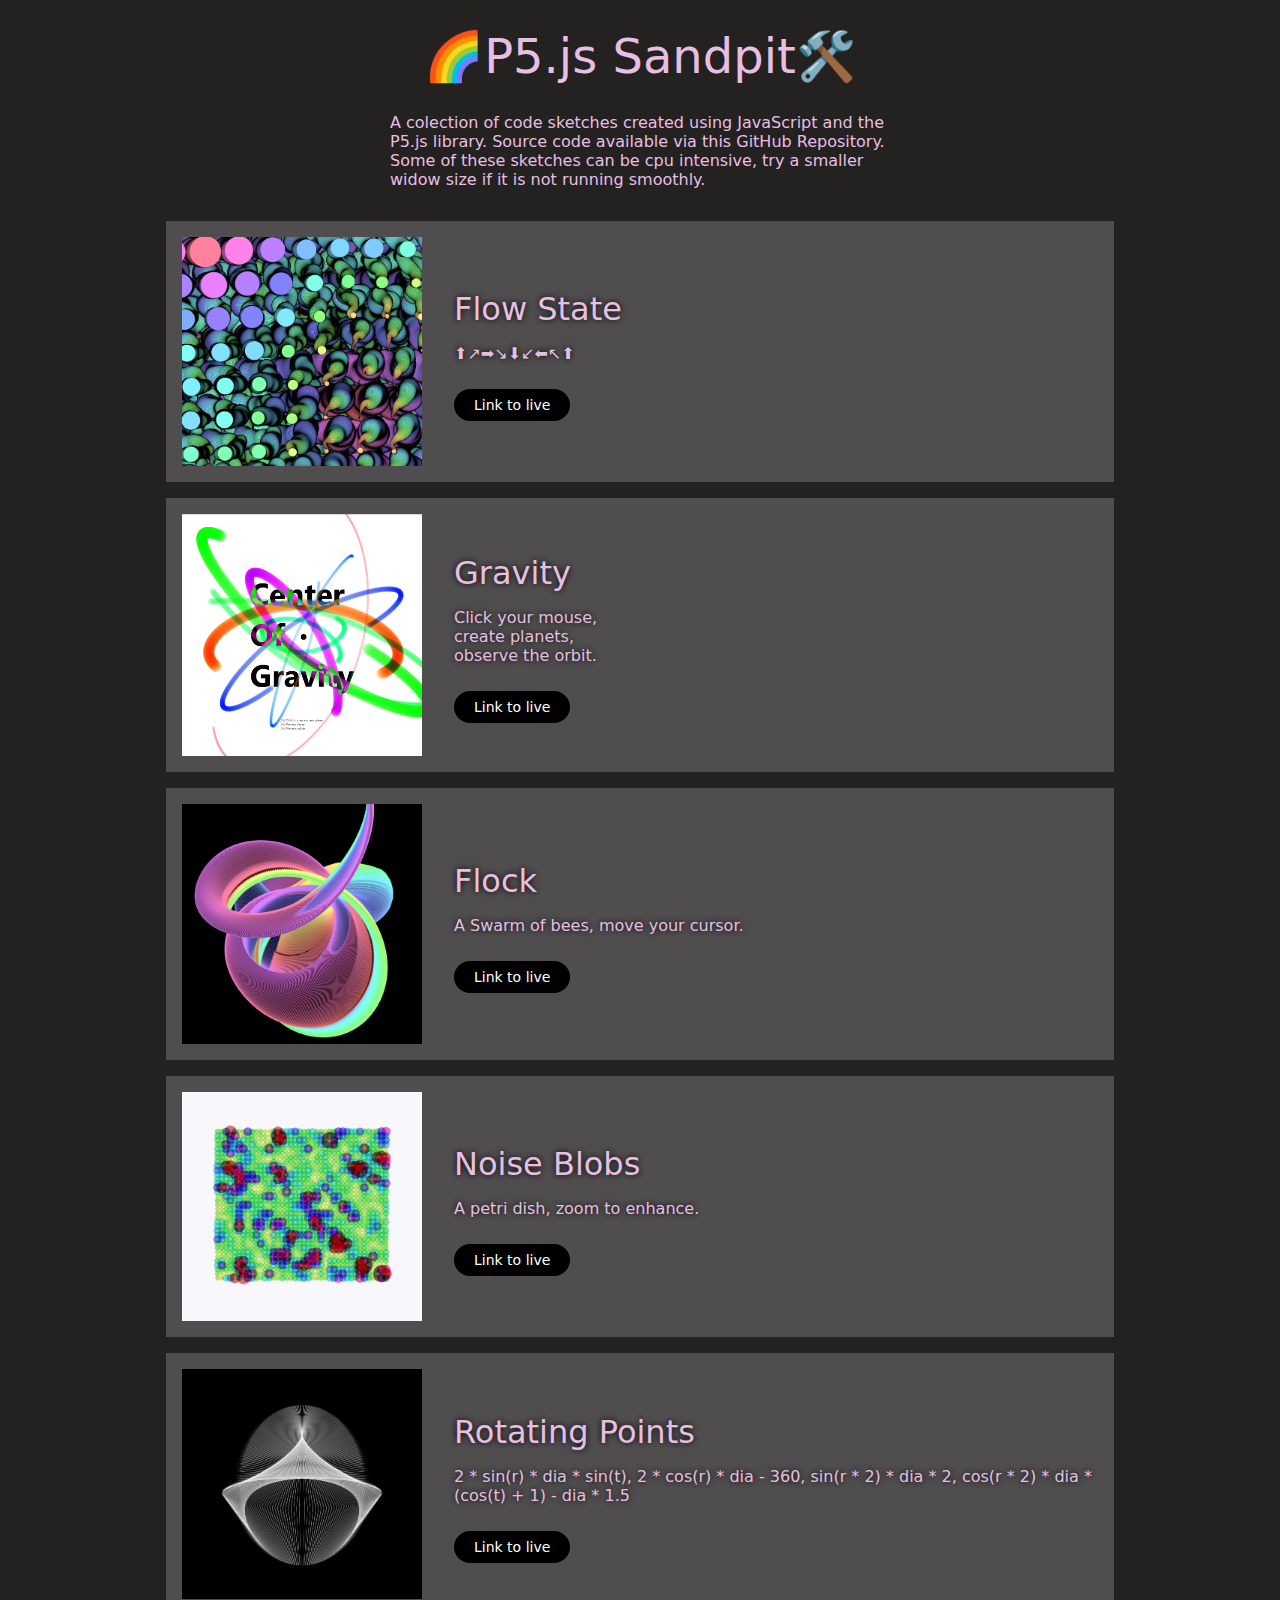
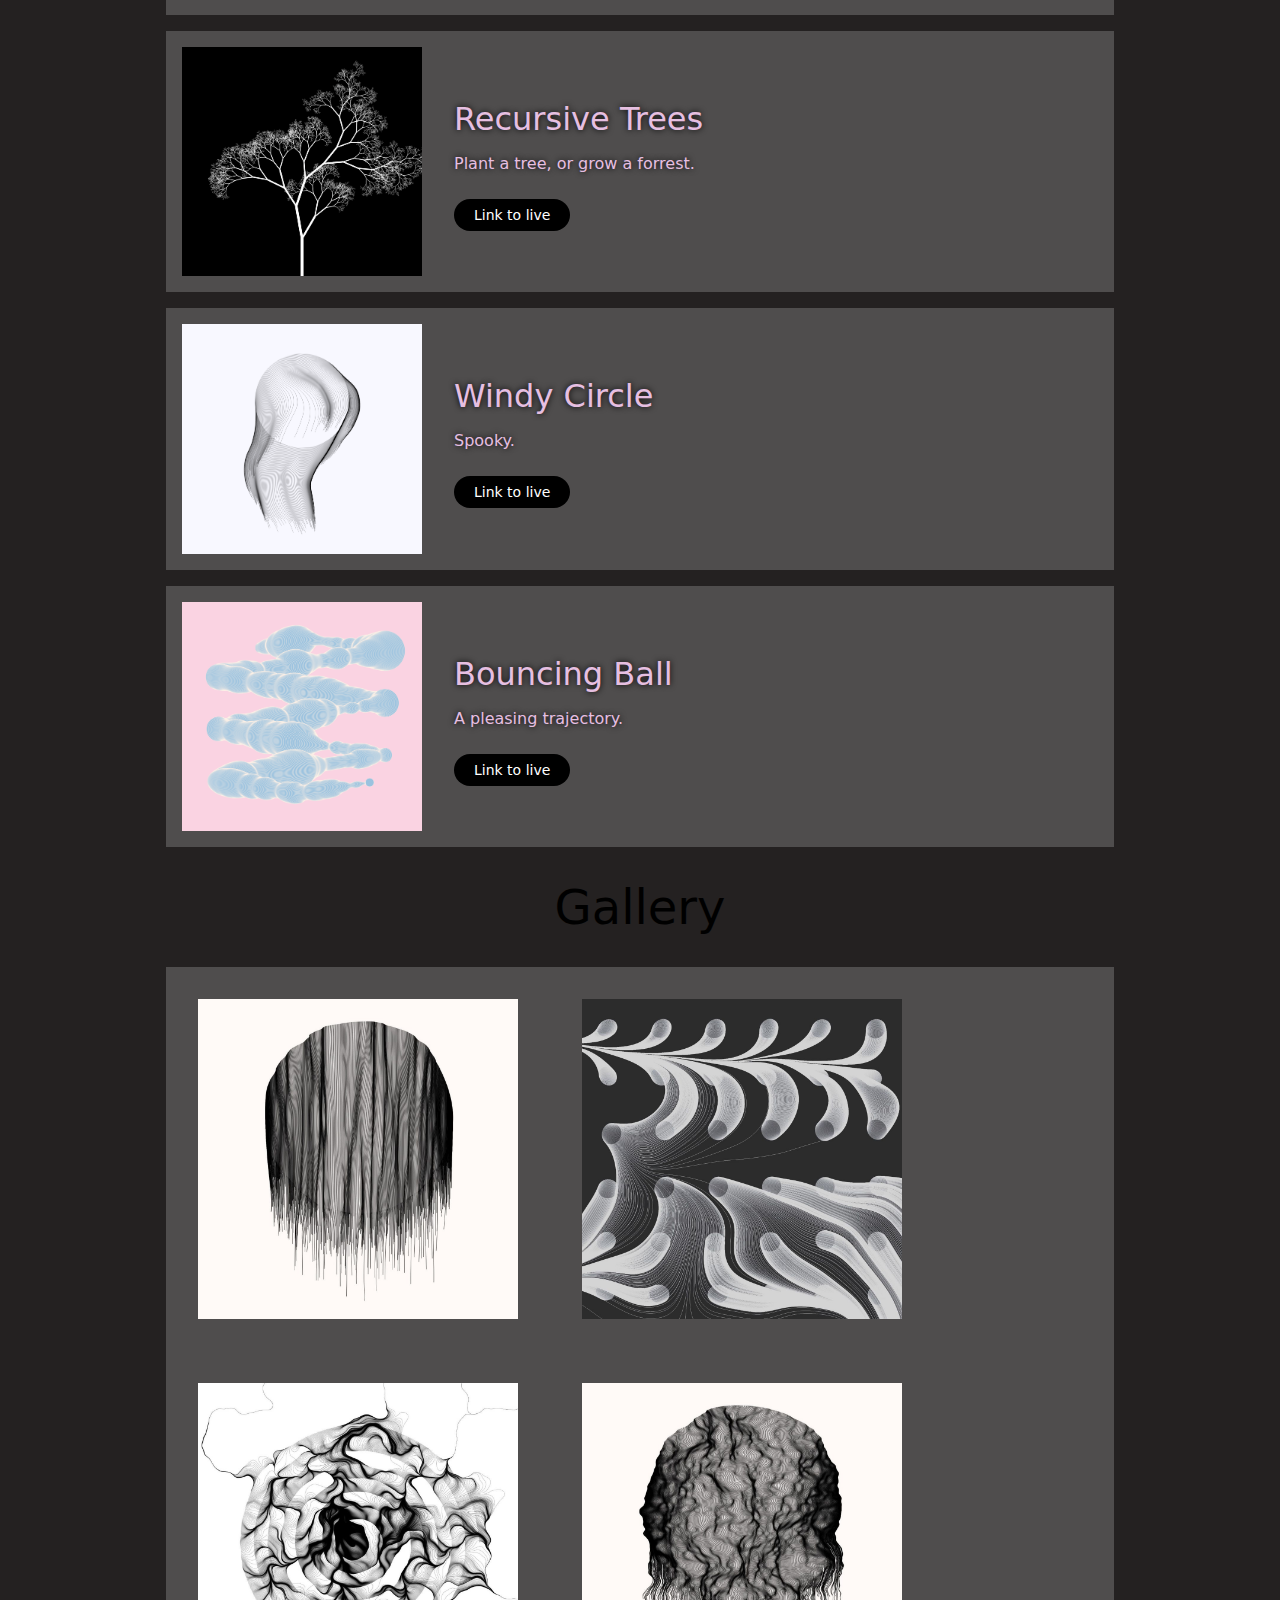
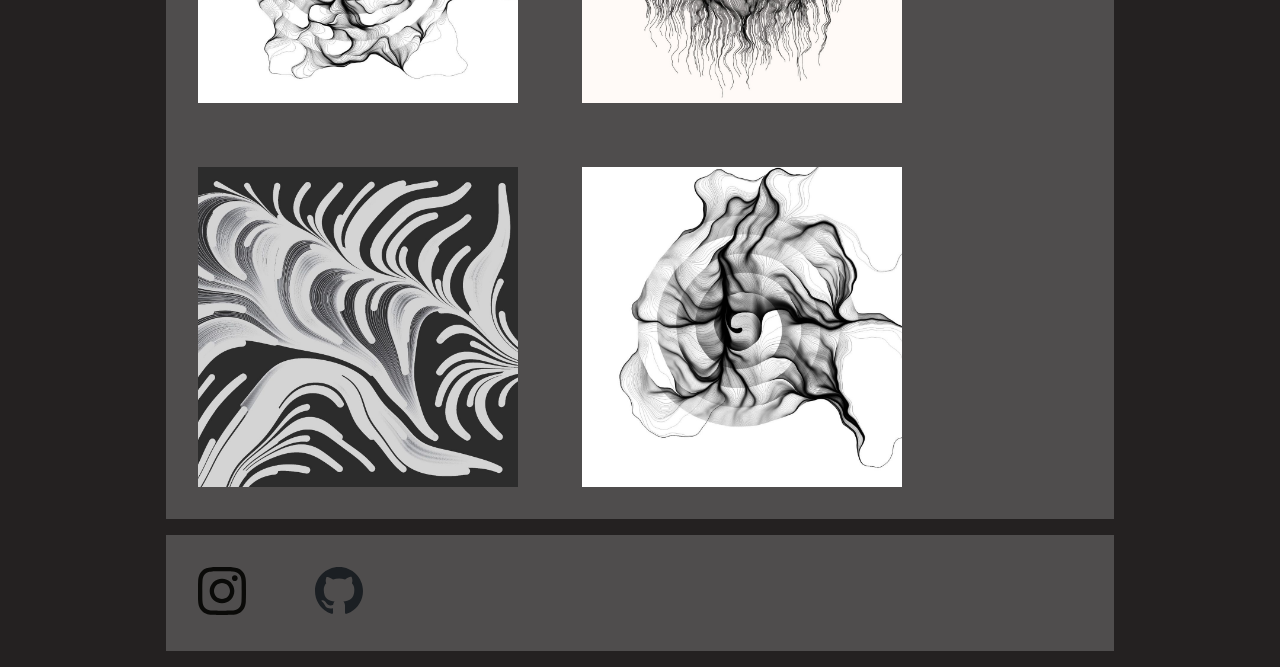
<file: index.html>
<!DOCTYPE html>
<html lang="en">

<head>
    <meta charset="UTF-8">
    <meta http-equiv="X-UA-Compatible" content="IE=edge">
    <meta name="viewport" content="width=device-width, initial-scale=1.0">
    <link rel="stylesheet" href="style.css">
    <title>P5 Sketches</title>
</head>

<body>
    <main id="page-description">
    <h1>🌈P5.js Sandpit🛠️</h1>
    
        <p >A colection of code sketches created using JavaScript and the P5.js library.
            Source code available via this GitHub Repository. Some of these sketches can be cpu intensive, try a smaller widow size if it is not running smoothly.  </p>     
    </main>

    <!-- <main>
        <img id="hero-img" src="" alt="">
        <div class="sketch-description">
                <h2>New</h2>
                <p>
                    Text tool.
                </p>
                <a class="sketch-link" href="webgl/index.html" >Link to live </a>
        </div>
    </main>

    <main>
        <img id="hero-img" src="" alt="">
        <div class="sketch-description">
                <h2>New</h2>
                <p>
                    Text tool.
                </p>
                <a class="sketch-link" href="text/index.html" >Link to live </a>
        </div>
    </main> -->
    <main>
        <img id="hero-img" src="./images/download (9).png" alt="">
        <div class="sketch-description">
                <h2 >Flow State</h2>
                <p>
                    ⬆↗➡↘⬇↙⬅↖⬆
                </p>
                <a class="sketch-link" href="sea-of-spots/index.html" >Link to live </a>
        </div>
    </main>
    <main>
        <img id="hero-img" src="./images/download(11).jpg" alt="">
        <div class="sketch-description">
                <h2>Gravity</h2>
                <p>
                    Click your mouse, <br/>create planets,<br/> observe the orbit.
                </p>
                <a class="sketch-link" href="gravity/index.html" >Link to live </a>
        </div>
    </main>

    <!-- <main>
        <img id="hero-img" src="./images/2.jpg" alt="">
        <div class="sketch-description">
                <h2>Noise Fields</h2>
                <p>
                    A tool for drawing lines.
                </p>
                <a class="sketch-link" href="noise fields/index.html" >Link to live </a>
        </div>
    </main> -->
   
    <main>
        <img id="hero-img" src="./images/download (1).png" alt="">
        <div class="sketch-description">
                <h2>Flock</h2>
                <p>
                    A Swarm of bees, move your cursor.
                </p>
                <a class="sketch-link" href="flock/index.html" >Link to live </a>
        </div>
    </main>
    <main>
        <img id="hero-img" src="./images/download (3).png" alt="">
        <div class="sketch-description">
            <h2>Noise Blobs</h2>
            <p>
                A petri dish, zoom to enhance.
            </p>
            <a class="sketch-link" href="colorful-noise-blobs/index.html">Link to live </a>
        </div>
    </main>

    <main>
        <img id="hero-img" src="./images/download (4).png" alt="">
        <div class="sketch-description">
            <h2>Rotating Points</h2>
            <p>
                2 * sin(r) * dia * sin(t),
      2 * cos(r) * dia - 360,
      sin(r * 2) * dia * 2,
      cos(r * 2) * dia * (cos(t) + 1) - dia * 1.5
            </p>
            <a class="sketch-link" href="newthing/index.html">Link to live </a>
        </div>
    </main>

    <main>
        <img id="hero-img" src="./images/download (5).png" alt="">
        <div class="sketch-description">
            <h2>Recursive Trees</h2>
            <p>
                Plant a tree, or grow a forrest.
            </p>
            <a class="sketch-link" href="recursion/index.html">Link to live </a>
        </div>
    </main>

    <main>
        <img id="hero-img" src="./images/download (6).png" alt="">
        <div class="sketch-description">
            <h2>Windy Circle</h2>
            <p>
                Spooky.
            </p>
            <a class="sketch-link" href="windy circle/index.html">Link to live </a>
        </div>
    </main>

    <main>
        <img id="hero-img" src="./images/download (7).png" alt="">
        <div class="sketch-description">
            <h2>Bouncing Ball</h2>
            <p>
                A pleasing trajectory.
            </p>
            <a class="sketch-link" href="bouncing-ball/index.html">Link to live </a>
        </div>
    </main>

    <h2 style="font-size: 3em; margin: 0.5em;">Gallery</h2>
    <main id="gallery">
        
        <img class="gallery-img" src="./images/7.jpg" alt="">
        <img class="gallery-img" src="./images/2.jpg" alt="">
        <img class="gallery-img" src="./images/8.jpg" alt="">
        <img class="gallery-img" src="./images/5.jpg" alt="">
        <img class="gallery-img" src="./images/1.jpg" alt="">
        <img class="gallery-img" src="./images/9.jpg" alt="">
        
    </main>

    <main>
        <div id="social-links">
            <img src = "images/insta.svg" onclick="window.location.href='https://www.instagram.com/end.shape';">
            <img src = "images/github.svg" onclick="window.location.href='https://github.com/FisherTom';">
        </div>
    </main>
        
</html>
</file>
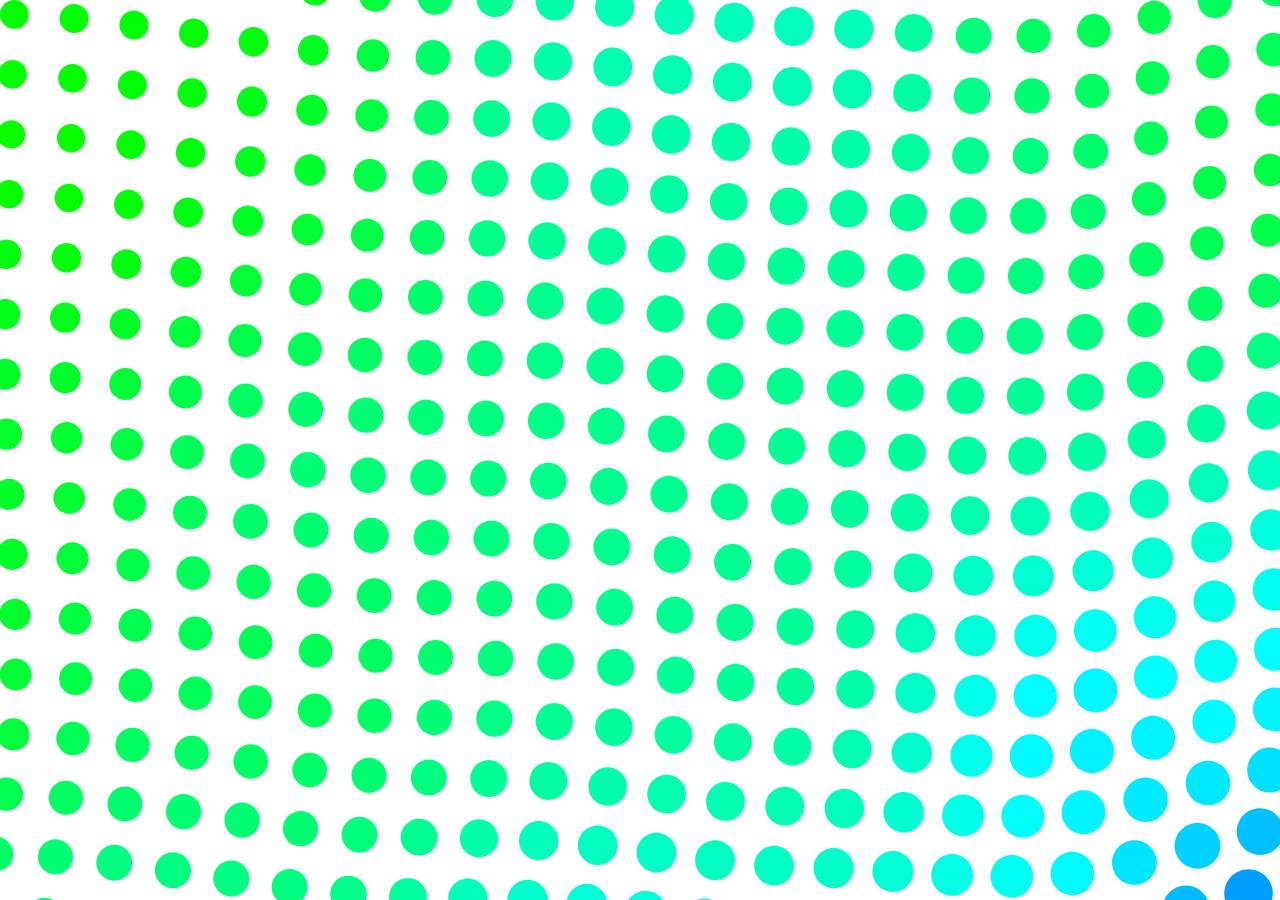
<file: 16-11-22/index.html>
<!DOCTYPE html>
<html lang="en">
  <head>
    <meta charset="utf-8" />
    <meta name="viewport" content="width=device-width, initial-scale=1.0">

    <title>Sketch</title>

    <link rel="stylesheet" type="text/css" href="style.css">
    <script src="../libraries/p5.min.js"></script>
    <script src="sketch.js"></script>
  </head>

  <body>
    
    
  </body>
</html>
</file>
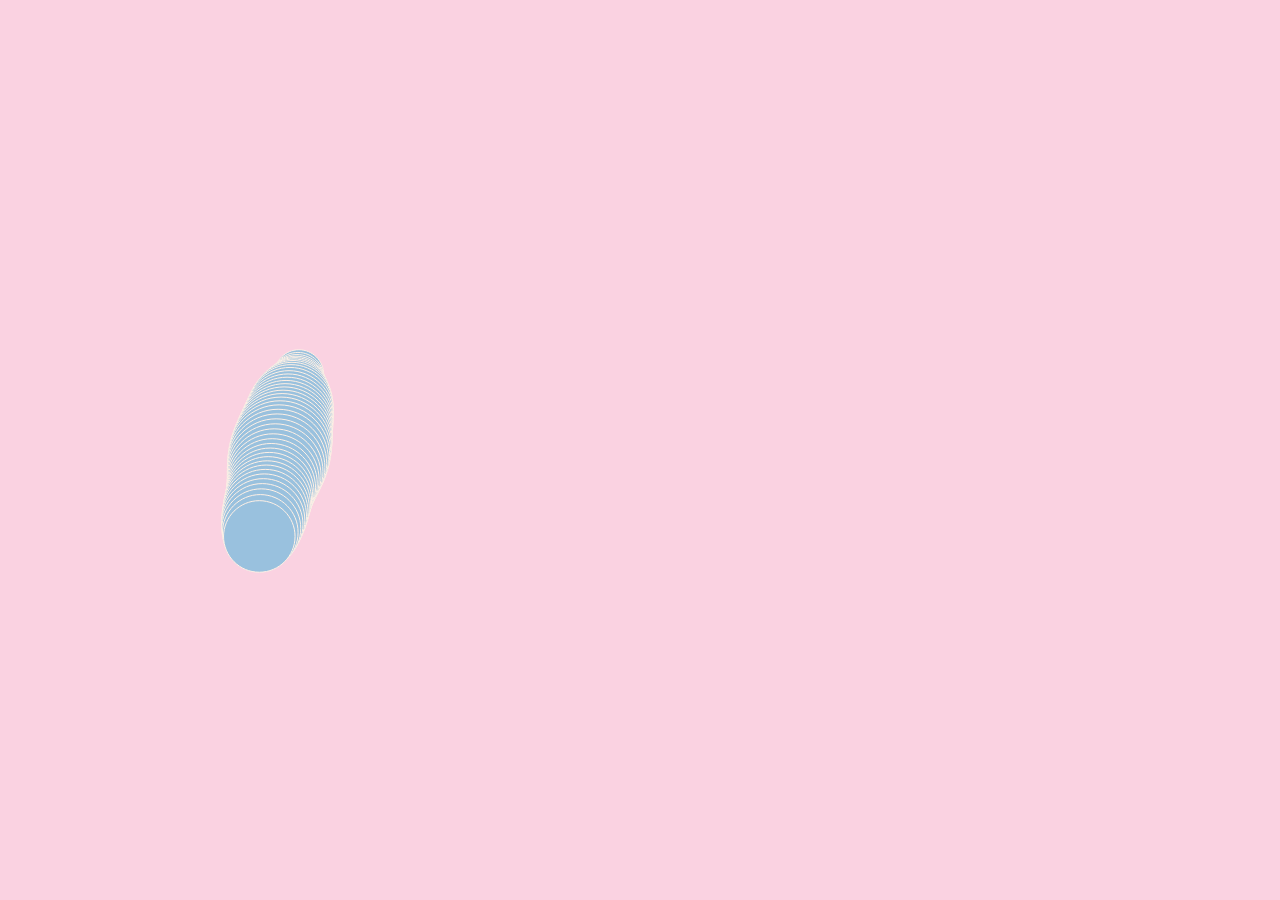
<file: 30-11-22/index.html>
<!DOCTYPE html>
<html lang="en">
  <head>
    <meta charset="utf-8" />
    <meta name="viewport" content="width=device-width, initial-scale=1.0">

    <title>Sketch</title>

    <link rel="stylesheet" type="text/css" href="style.css">
    <script src="../libraries/p5.min.js"></script>
    <script src="sketch.js"></script>
  </head>

  <body>
    
  </body>
</html>
</file>
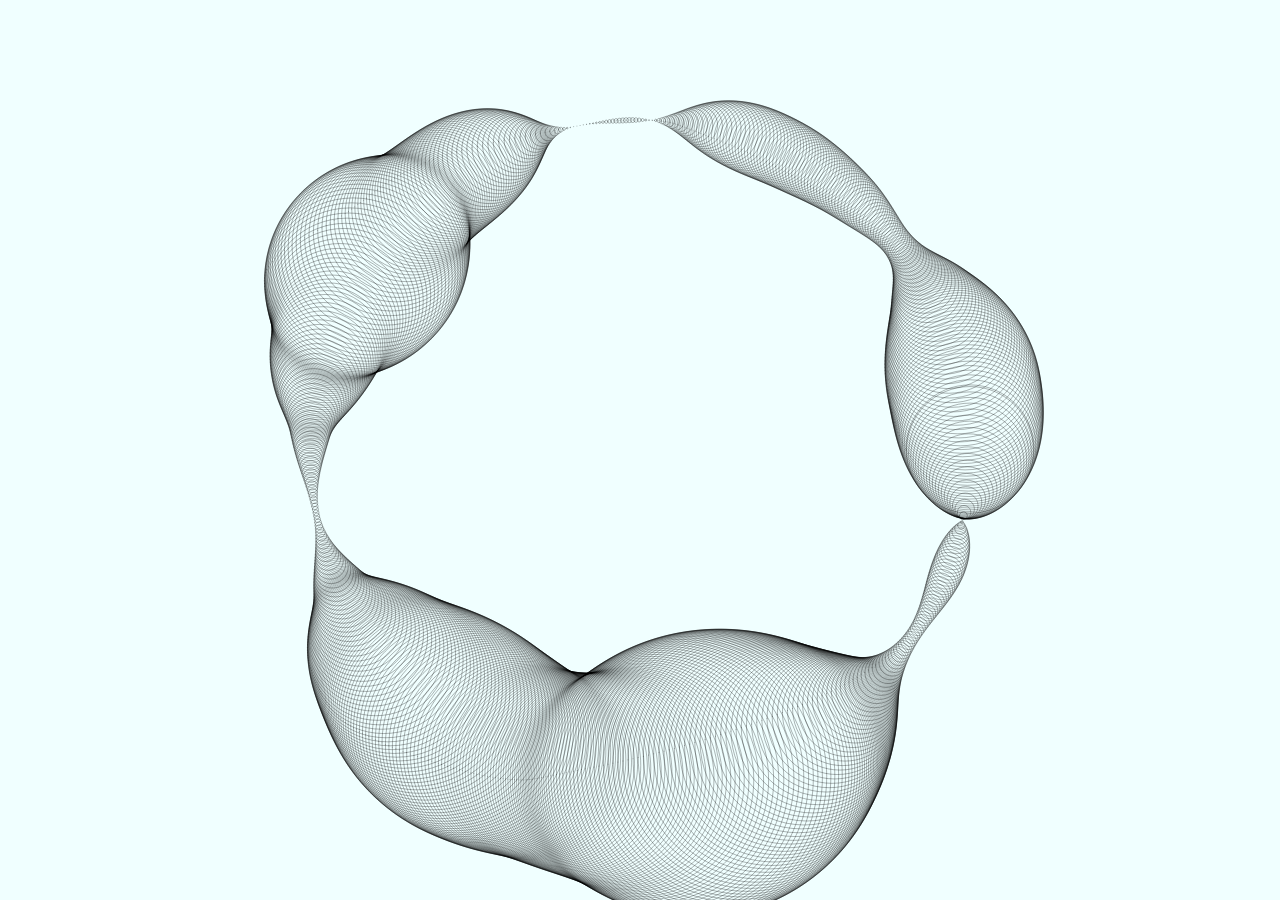
<file: circle of circles/index.html>
<!DOCTYPE html>
<html lang="en">
  <head>
    <meta charset="utf-8" />
    <meta name="viewport" content="width=device-width, initial-scale=1.0">

    <title>Sketch</title>

    <link rel="stylesheet" type="text/css" href="style.css">

    <script src="../libraries/p5.min.js"></script>
    <script src="../libraries/p5.sound.min.js"></script>
    <script src="../libraries/p5.svg.js"></script>
    <script src="../libraries/p5.dom.min.js"></script>
  </head>

  <body>
    <script src="sketch.js"></script>
  </body>
</html>
</file>
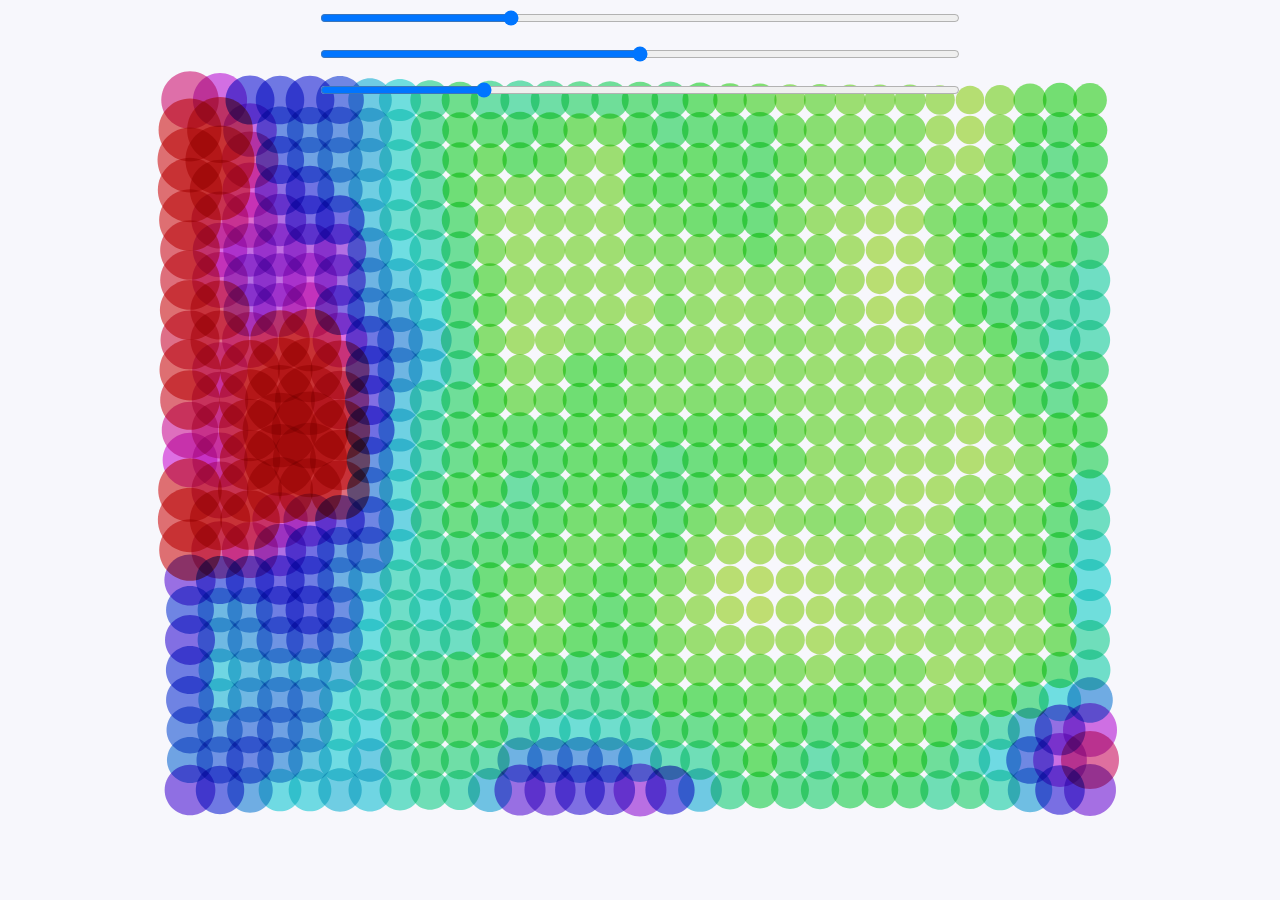
<file: colorful-noise-blobs/index.html>
<!DOCTYPE html>
<html lang="en">
  <head>
    <meta charset="utf-8" />
    <meta name="viewport" content="width=device-width, initial-scale=1.0">

    <title>Sketch</title>

    <link rel="stylesheet" type="text/css" href="./style.css">

    <script src="../libraries/p5.min.js"></script>
    <script src="../libraries/p5.sound.min.js"></script>
    <script src="../libraries/p5.svg.js"></script>
  </head>

  <body>
    <script src="test_sketch.js"></script>
  </body>
</html>
</file>
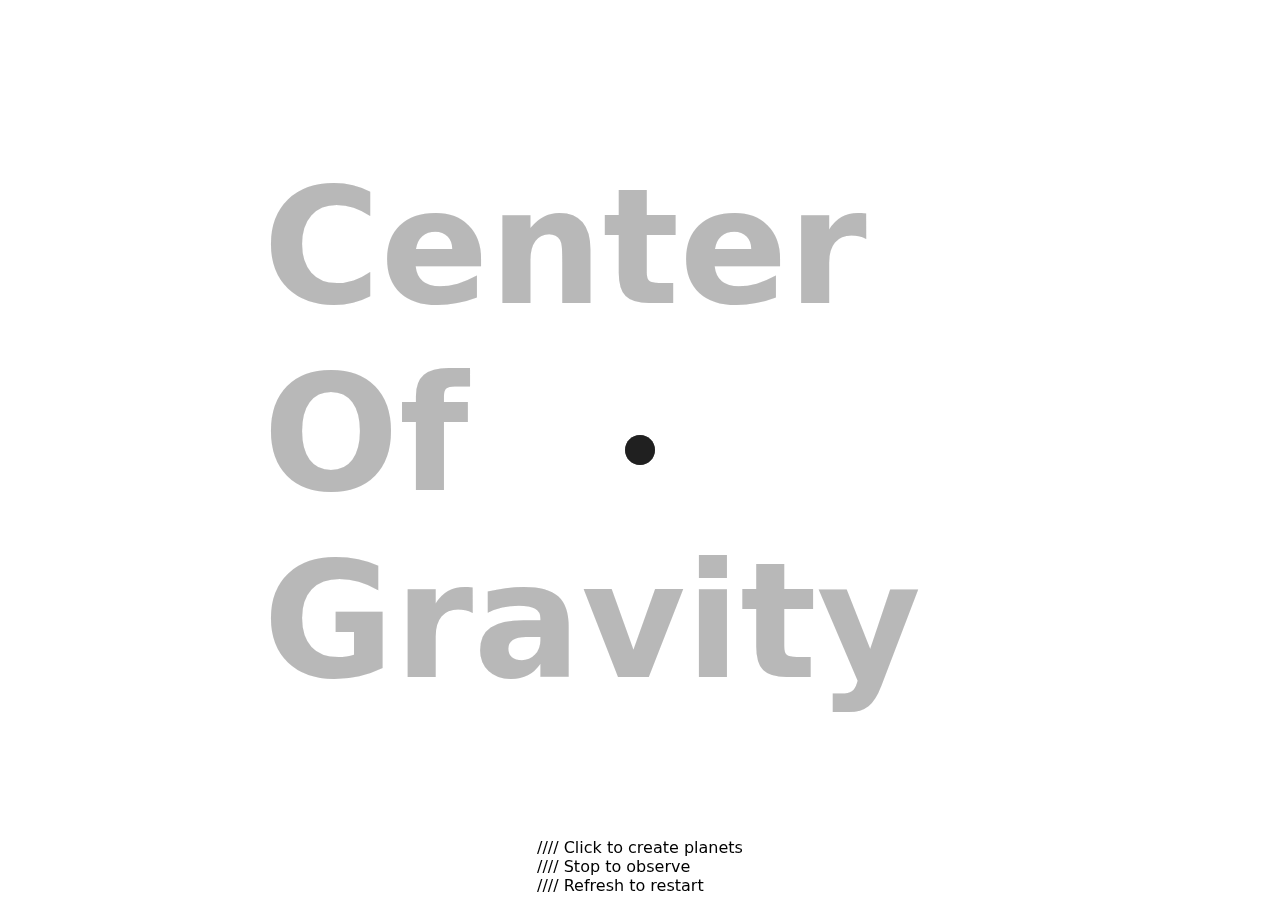
<file: gravity/index.html>
<!DOCTYPE html>
<html lang="en">
  <head>
    <meta charset="utf-8" />
    <meta name="viewport" content="width=device-width, initial-scale=1.0">

    <title>Sketch</title>

    <link rel="stylesheet" type="text/css" href="style.css">
    <script src="../libraries/p5.min.js"></script>
    <script src="sketch.js"></script>
  </head>

  <body>
    <div id="instruction">  
      <h1>Center <br>Of <br>Gravity</h1>
    </div>
    <p>//// Click to create planets <br> //// Stop to observe <br> //// Refresh to restart</p>
    
  </body>
</html>
</file>
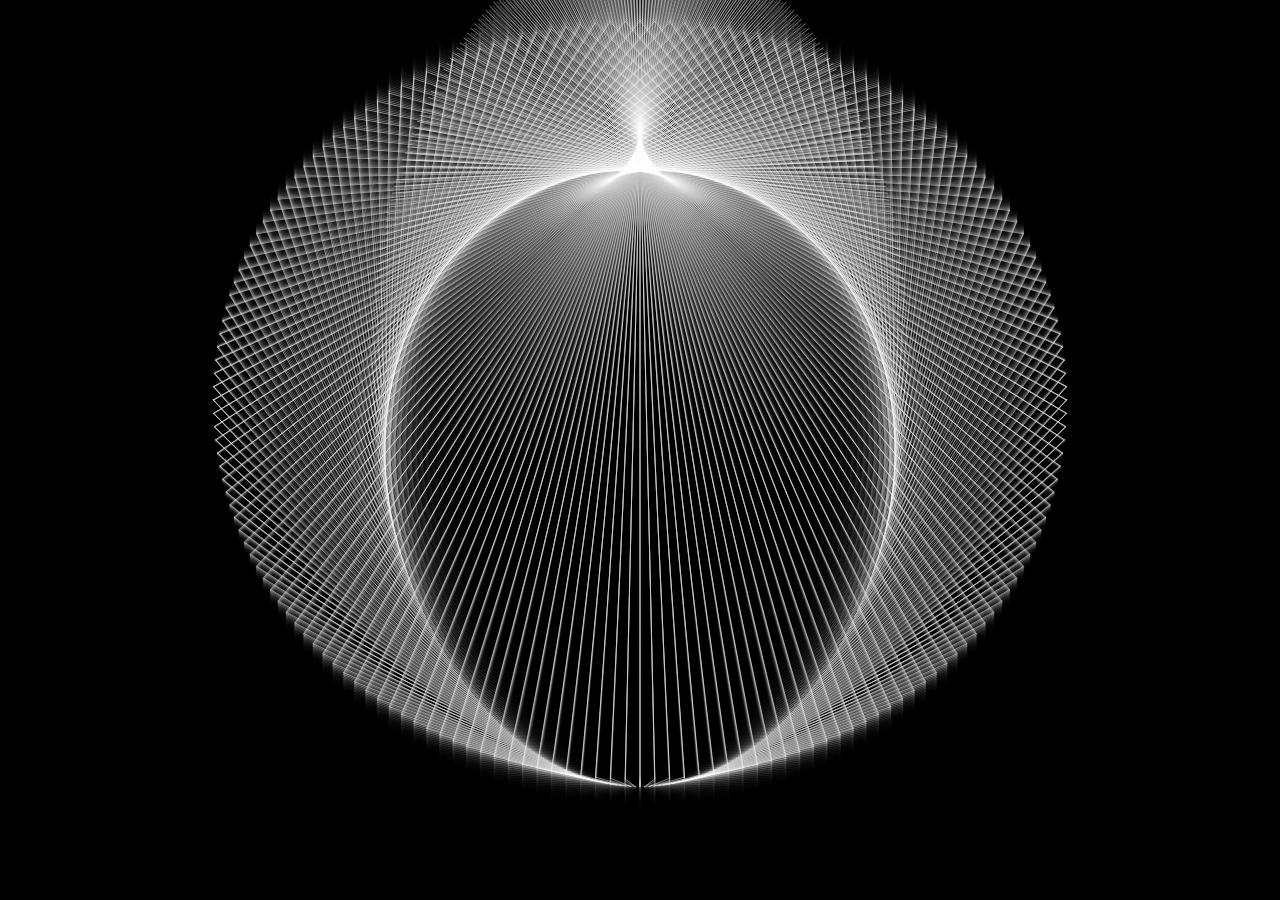
<file: newthing/index.html>
<!DOCTYPE html>
<html lang="en">
  <head>
    <meta charset="utf-8" />
    <meta name="viewport" content="width=device-width, initial-scale=1.0">

    <title>Sketch</title>

    <link rel="stylesheet" type="text/css" href="style.css">

    <script src="../libraries/p5.min.js"></script>
    <script src="../libraries/p5.sound.min.js"></script>
    
  </head>

  <body>
    <script src="sketch.js"></script>
  </body>
</html>
</file>
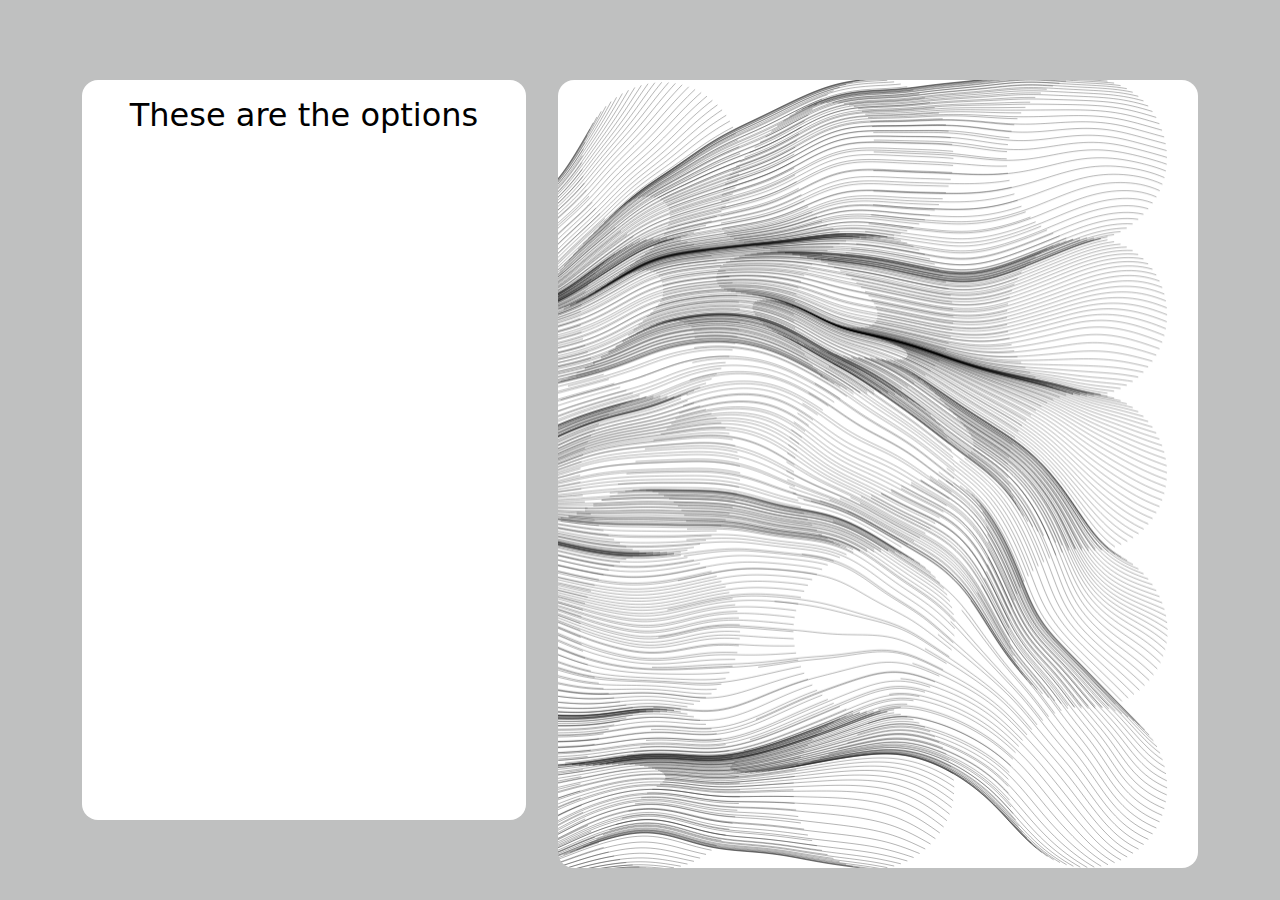
<file: noise fields/index.html>
<!DOCTYPE html>
<html lang="en">
  <head>
    <meta charset="utf-8" />
    <meta name="viewport" content="width=device-width, initial-scale=1.0">

    <title>Sketch</title>

    <link rel="stylesheet" type="text/css" href="style.css">

    <script src="../libraries/p5.min.js"></script>
    <script src="../libraries/p5.svg.js"></script>
    <script src="sketch.js"></script>
  </head>

  <body>
    <div id="main-container">

      <div id="options-container">
        <h1>These are the options</h1>
      </div>

      <div id="sketch-container"></div>
      
    </div>
  </body>
</html>
</file>
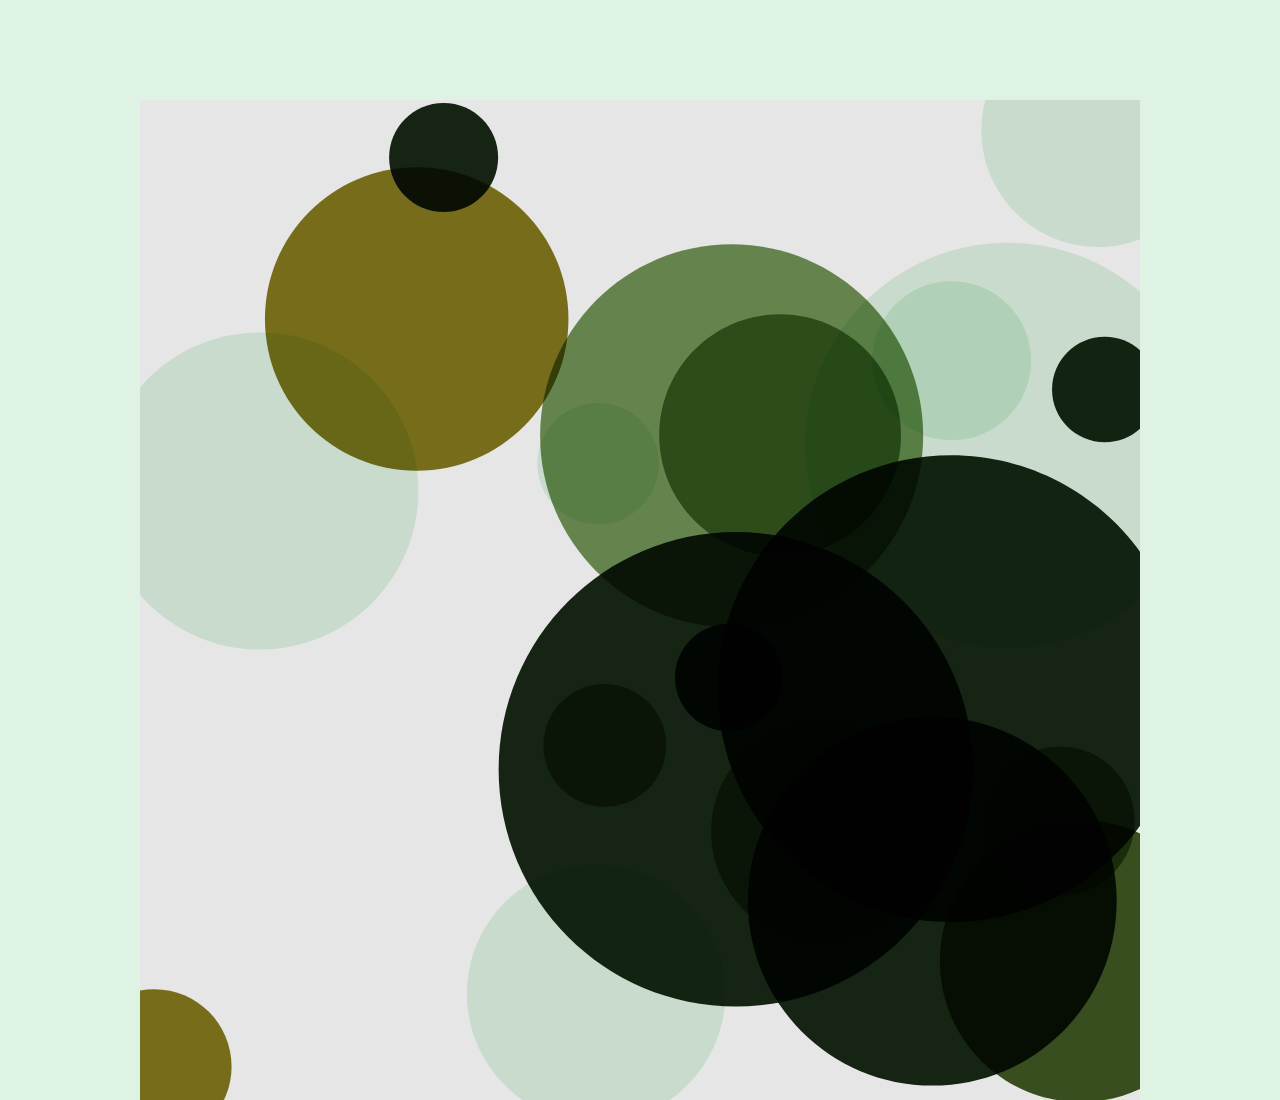
<file: random_circles_template/index.html>
<!DOCTYPE html>
<html lang="en">
  <head>
    <meta charset="utf-8" />
    <meta name="viewport" content="width=device-width, initial-scale=1.0">

    <title>Sketch</title>

    <link rel="stylesheet" type="text/css" href="style.css">

    <script src="../libraries/p5.min.js"></script>
    <script src="../libraries/p5.sound.min.js"></script>
    <script src="../libraries/p5.svg.js"></script>
    <script src="../libraries/p5.dom.min.js"></script>
  </head>

  <body id="bod">
  
    <script src="sketch.js" >
      
    </script>
   
  </body>

</html>
</file>
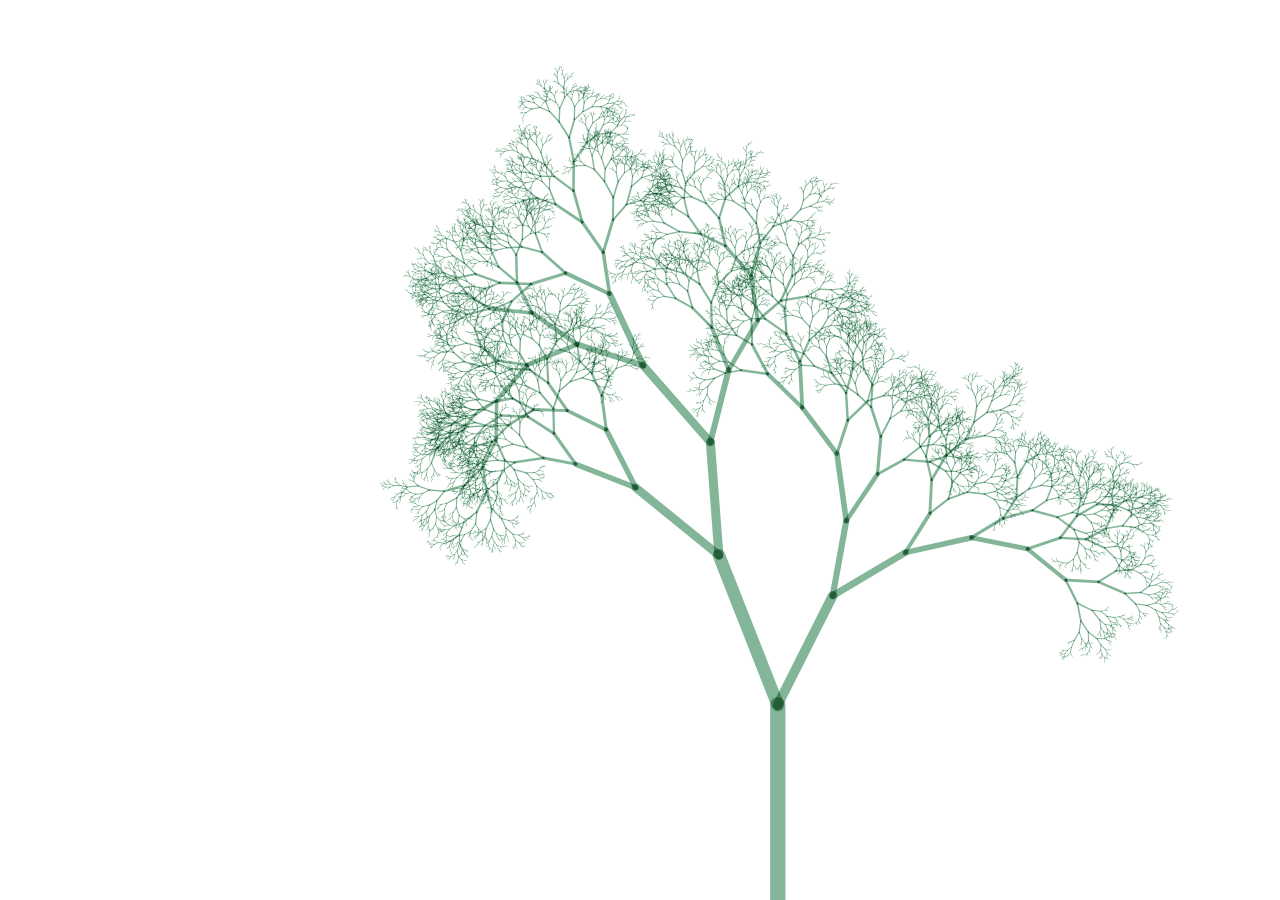
<file: recursion/index.html>
<!DOCTYPE html>
<html lang="en">
  <head>
    <meta charset="utf-8" />
    <meta name="viewport" content="width=device-width, initial-scale=1.0">

    <title>Sketch</title>

    <link rel="stylesheet" type="text/css" href="style.css">

    <script src="../libraries/p5.min.js"></script>
    <script src="../libraries/p5.sound.min.js"></script>
    <script src="../libraries/p5.svg.js"></script>
    <script src="../libraries/p5.dom.min.js"></script>
  </head>

  <body>
    
    <script src="sketch.js"></script>
  </body>
</html>
</file>
<file: style.css>
html,
body {
  font-family: system-ui, -apple-system, BlinkMacSystemFont, "Segoe UI", Roboto,
    Oxygen, Ubuntu, Cantarell, "Open Sans", "Helvetica Neue", sans-serif;
  background-color: rgb(36, 33, 33);
  display: flex;
  flex-direction: column;
  align-items: center;
  box-sizing: border-box;
}

h1 {
  font-size: 3em;
  margin: 0.25em;
  font-weight: 500;
}

h2 {
  font-weight: lighter;
  font-size: x-large;
  margin: 0;
}

header {
  display: flex;
  flex-direction: column;
  align-items: center;
  text-align: center;
}

main {
  flex: 1;
  display: flex;
  align-items: center;
  flex-wrap: wrap;
  background-color: rgba(255, 255, 255, 0.2);
  margin: 0.5em;
  border-radius: 0em;
  width: 75%;

  color: rgb(230, 191, 225);
}

#page-description {
  display: flex;
  justify-content: center;
  max-width: 500px;
  background-color: rgb(245, 245, 245, 0);
  box-shadow: 0;
}

.sketch-description {
  text-shadow: 0 0 6px black;

  margin: 1em;
  flex: 1;
  min-width: 150px;
}
.sketch-description > h2 {
  font-size: 2em;
}

.sketch-description > p {
  margin-top: 1em;
  margin-bottom: 2em;
}

.gallery-img {
  width: 20em;
  /* margin: 3em; */
}

#hero-img {
  width: 15em;

  margin: 1em;
}

#gallery > img {
  margin: 2em;
}

#sketch-menu {
  margin: 3em;
  margin-left: 0;
}

.sketch-menu-item,
a {
  font-size: x-large;
  font-weight: 300;
  text-decoration: none;
  color: black;
}

.sketch-menu-item {
  text-decoration: none;
  color: rgb(230, 191, 225);
}

#social-links > img {
  width: 3em;
  margin: 2em;
}

.sketch-link {
  padding: 8px;
  padding-right: 20px;
  padding-left: 20px;
  border-radius: 20px;

  color: #ffffff;
  font-size: 14px;
  background: #000000;
  text-decoration: none;
}

.sketch-link:hover {
  color: rgb(230, 191, 225);
  box-shadow: 3px 3px 0 rgb(230, 191, 225);
  text-decoration: none;
}
</file>
<file: 16-11-22/style.css>
html, body {
  margin: 0;
  padding: 0;
}

canvas {
  display: block;
}
</file>
<file: 30-11-22/style.css>
html, body {
  margin: 0;
  padding: 0;
}

canvas {
  display: block;
}
</file>
<file: circle of circles/style.css>
html, body {
  margin: 0;
  padding: 0;
}

canvas {
  display: block;
}
</file>
<file: colorful-noise-blobs/style.css>
html, body {
  margin: 0;
  padding: 0;
  display: flex;
  flex-direction: column;
  
  
}

canvas {
  display: block;
}

.slider{
  align-self: center;
  margin: 10px;
  width: 50%;
}
</file>
<file: gravity/style.css>
html, body {
  margin: 0;
  padding: 0;
  display: flex;
  height: 100vh;
 flex-direction: column;
 justify-content: center;
 align-items: center;
 margin-top: 1.2em;
  font-family: system-ui, -apple-system, BlinkMacSystemFont, 'Segoe UI', Roboto, Oxygen, Ubuntu, Cantarell, 'Open Sans', 'Helvetica Neue', sans-serif;
}

canvas {
  display: block;
}
#title{
  margin-top: 20em;
  
  display: flex;
  height: 100vh;
 flex-direction: column;
 justify-content: center;
 align-items: center;
  
}
p{
  color: black;
  justify-self: flex-start;
}
h1{
  color: white;
  font-size: 10em;
  mix-blend-mode: exclusion;
  margin-right: 0.6em;
}
</file>
<file: newthing/style.css>
html, body {
  margin: 0;
  padding: 0;
}

canvas {
  display: block;
}
</file>
<file: noise fields/style.css>
html, body {
  margin: 0;
  padding: 0;
  font-family: system-ui, -apple-system, BlinkMacSystemFont, 'Segoe UI', Roboto, Oxygen, Ubuntu, Cantarell, 'Open Sans', 'Helvetica Neue', sans-serif;
  display: flex;
  justify-content: center;
  height: 100vh;
background-color: #BFC0C0;
}

canvas {
  display: block;
}

#main-container{
  
 display: flex;
 padding: 5em;
 justify-content: space-evenly;
 
}

#options-container{
  padding: 3em;
  padding-top: 1em;
  background-color: #FFFFFF;
  
 
  border-width: 5px;
  border-radius: 1em;
  flex: auto;
  margin-right: 2em;
  
  
}

h1{
  font-weight: lighter;
  margin: 0%;
}



#sketch-container{
flex: 1;
}
</file>
<file: random_circles_template/style.css>
html, body {
  margin: 0;
  padding: 0;
}

canvas {
  display: block;
  align-items: center;
  margin: auto;
  margin-top: 100px;
  flex: 1;
}

.sketch-container{
  display: flex;
  justify-content: center;
}
</file>
<file: recursion/style.css>
html,
body {
  margin: 0;
  padding: 0;
  display: flex;
  justify-content: center;
  font-family: system-ui, -apple-system, BlinkMacSystemFont, "Segoe UI", Roboto,
    Oxygen, Ubuntu, Cantarell, "Open Sans", "Helvetica Neue", sans-serif;
}

canvas {
  display: block;
}

button {
  margin: 1.7em;
  padding: 20px;
  border-radius: 0.5em;
  border: 0px;
  background-color: rgb(13, 55, 28);
  color: aliceblue;
  font-size: larger;
  font-weight: bolder;
}
</file>
